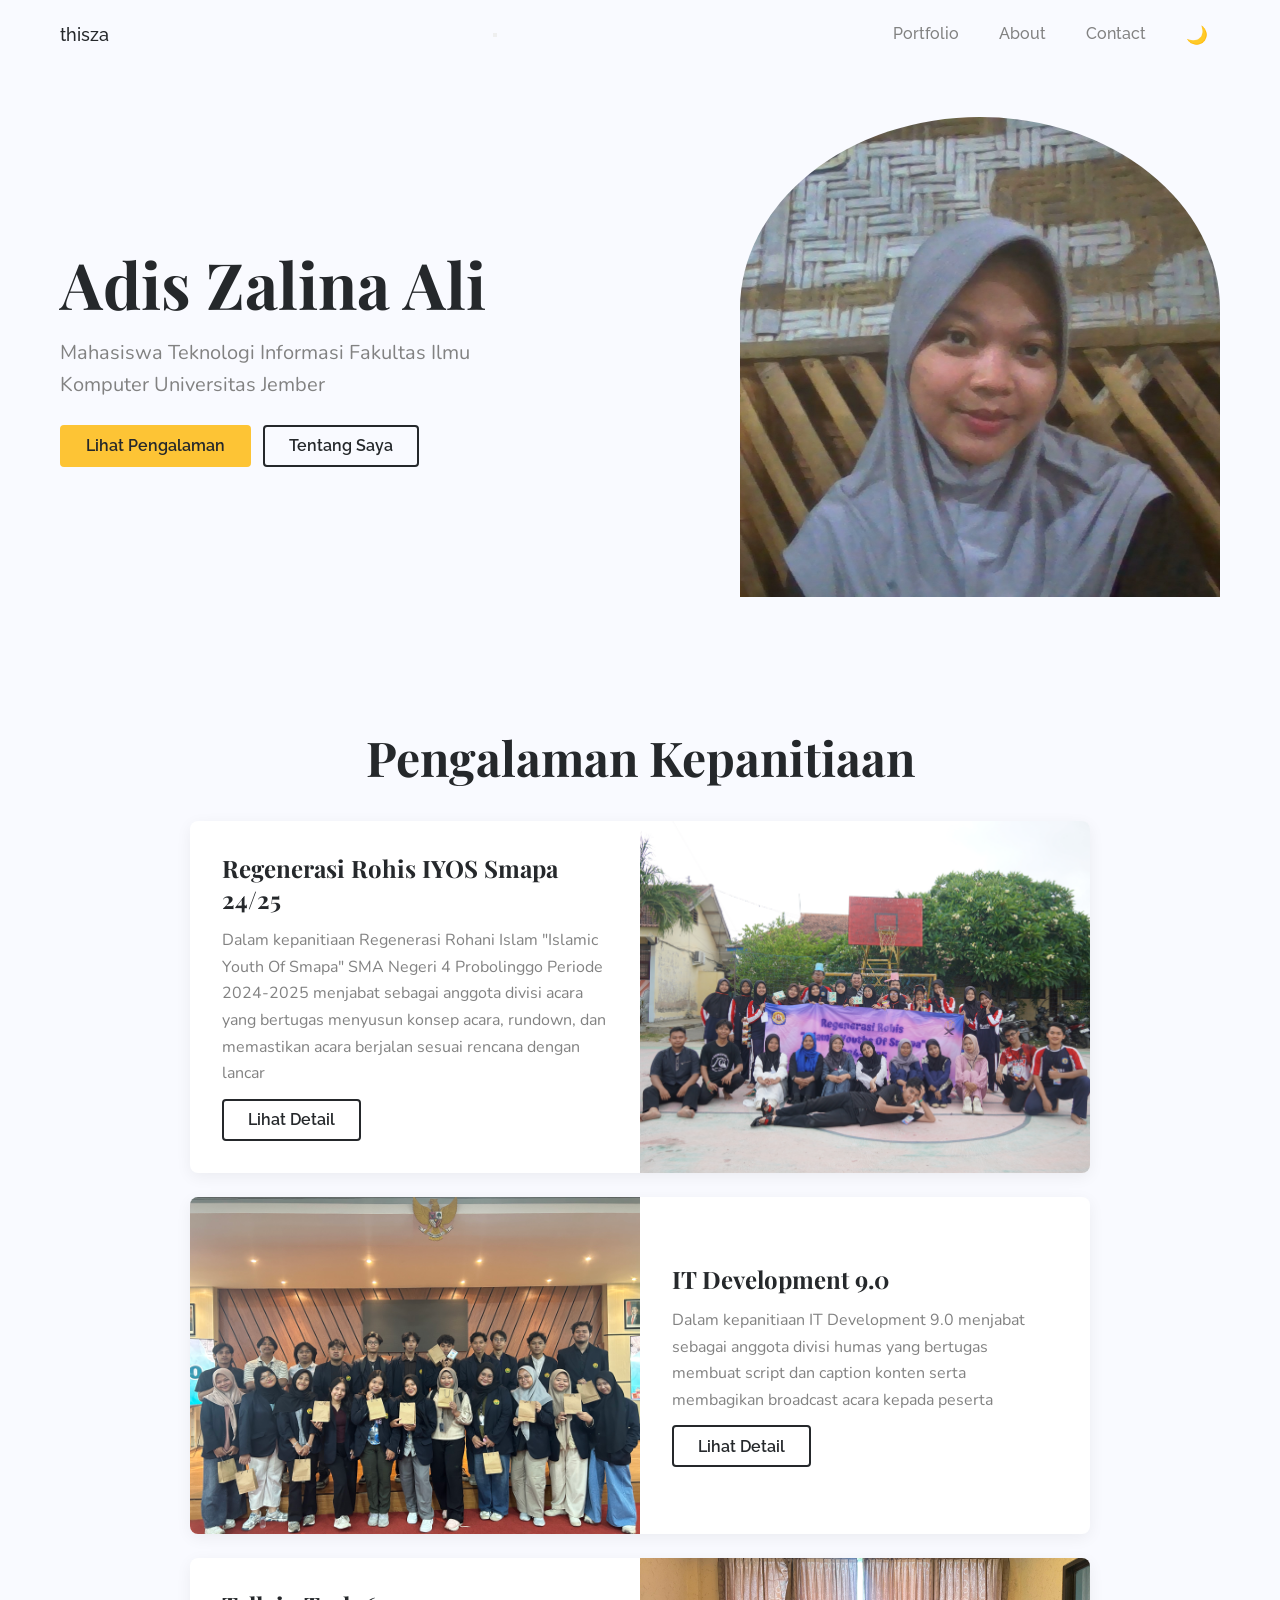
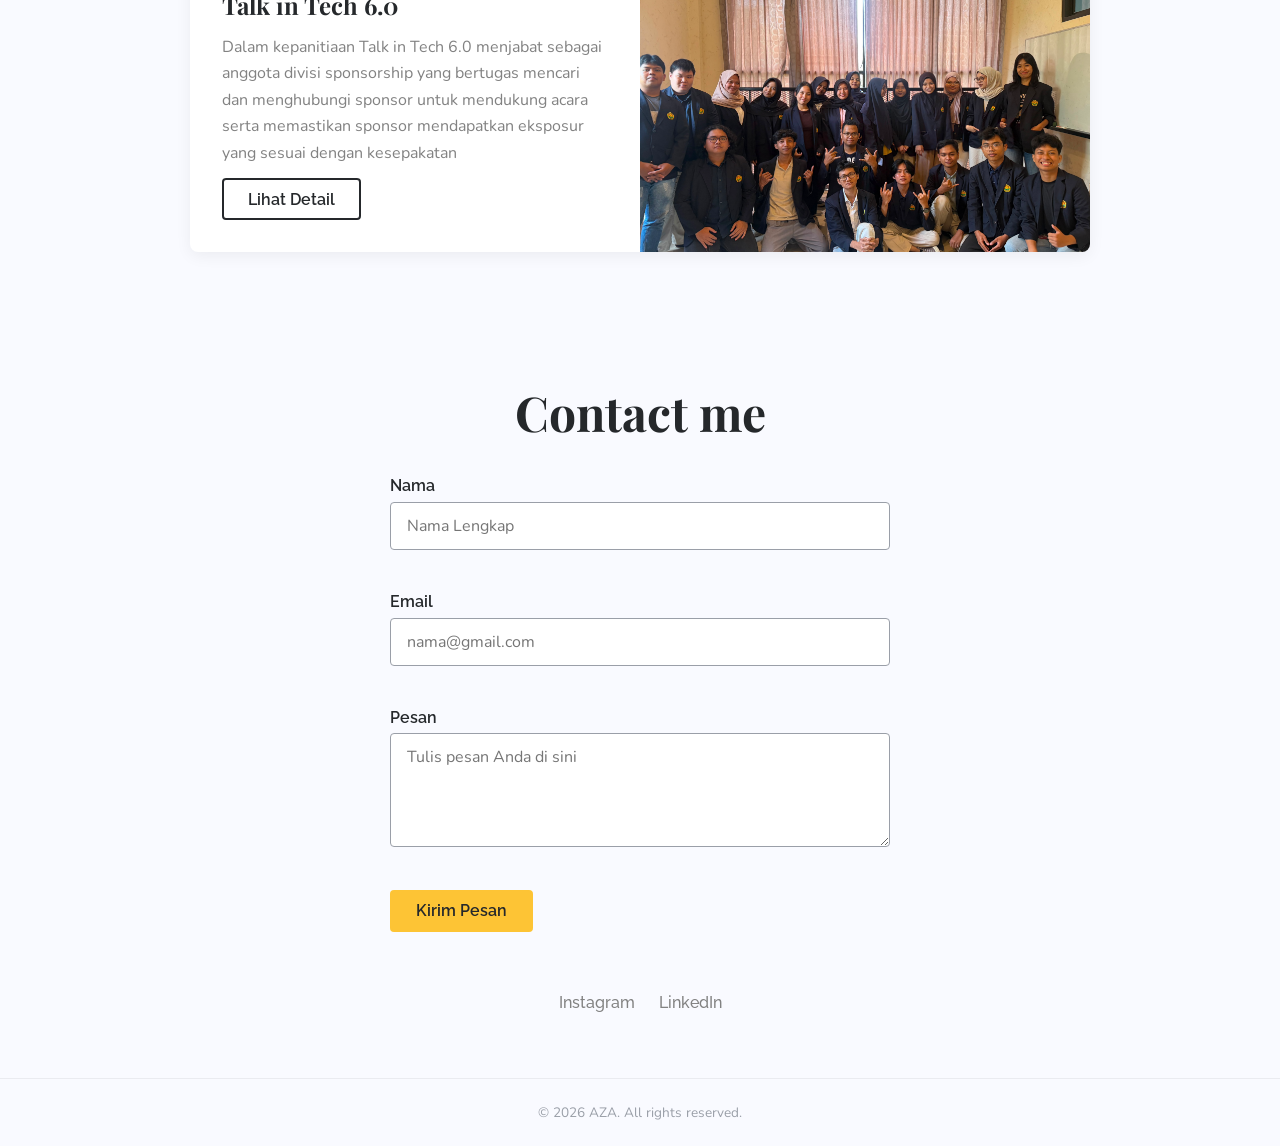
<file: index.html>
<!DOCTYPE html>
<html lang="id">
<head>
    <meta charset="UTF-8">
    <meta name="viewport" content="width=device-width, initial-scale=1.0">
    <title>Portfolio</title>

    <link rel="preconnect" href="https://fonts.googleapis.com">
    <link rel="preconnect" href="https://fonts.gstatic.com" crossorigin>
    <link href="https://fonts.googleapis.com/css2?family=Nunito:wght@400&family=Playfair+Display:wght@700&family=Raleway:wght@500&display=swap" rel="stylesheet">

    <link rel="stylesheet" href="css/style.css">
</head>

<body>
    <header class="navbar">
        <div class="navbar__container">
            <a href="index.html" class="navbar__logo">thisza</a>
            
            <button class="navToggle" id="navToggle" aria-label="Buka menu">
                <span></span>
                <span></span>
                <span></span>
            </button>

            <nav class="navbar__menu" id="navMenu">
                <ul class="navbar__list">
                    <li><a href="index.html" class="navbar__link navbar__link--active">Portfolio</a></li>
                    <li><a href="about.html" class="navbar__link">About</a></li>
                    <li><a href="#contact" class="navbar__link">Contact</a></li>
                    <li><button class="navbar__link theme-toggle" id="themeToggle" aria-label="Ganti tema">🌙</button></li>
                </ul>
            </nav>
        </div>
    </header>

    <main>
        <section class="hero" id="home">
            <div class="hero__container">
                <div class="hero__content">
                    <h1 class="hero__title">Adis Zalina Ali</h1>
                    <p class="hero__description">
                        Mahasiswa Teknologi Informasi Fakultas Ilmu Komputer Universitas Jember
                    </p>
                    <div class="hero__buttons">
                        <a href="#Pengalaman" class="btn btn--primary">Lihat Pengalaman</a>
                        <a href="about.html" class="btn btn--outline">Tentang Saya</a>
                    </div>
                </div>
                <div class="hero__image">
                    <img src="assets/images/Hero.jpg" alt="Foto Adis Zalina Ali">
                </div>
            </div>
        </section>

        <section class="experience" id="Pengalaman">
            <div class="container">
                <h2 class="section__title">Pengalaman Kepanitiaan</h2>

                <div class="experience__list">

                    <article class="card">
                        <div class="card__body">
                            <h3 class="card__title">Regenerasi Rohis IYOS Smapa 24/25</h3>
                            <p class="card__text">
                                Dalam kepanitiaan Regenerasi Rohani Islam "Islamic Youth Of Smapa" SMA Negeri 4 Probolinggo Periode 2024-2025 menjabat sebagai anggota divisi acara yang bertugas menyusun konsep acara, rundown, dan memastikan acara berjalan sesuai rencana dengan lancar
                            </p>
                            <a href="#" class="btn btn--outline">Lihat Detail</a>
                        </div>
                        <img class="card__image" src="assets/images/iyos.JPG" alt="Dokumentasi">
                    </article>

                    <article class="card">
                        <div class="card__body">
                            <h3 class="card__title">IT Development 9.0</h3>
                            <p class="card__text">
                                Dalam kepanitiaan IT Development 9.0 menjabat sebagai anggota divisi humas yang bertugas membuat script dan caption konten serta membagikan broadcast acara kepada peserta
                            </p>
                            <a href="#" class="btn btn--outline">Lihat Detail</a>
                        </div>
                        <img class="card__image" src="assets/images/itdev.jpg" alt="Dokumentasi">
                    </article>

                    <article class="card">
                        <div class="card__body">
                            <h3 class="card__title">Talk in Tech 6.0</h3>
                            <p class="card__text">
                                Dalam kepanitiaan Talk in Tech 6.0 menjabat sebagai anggota divisi sponsorship yang bertugas mencari dan menghubungi sponsor untuk mendukung acara serta memastikan sponsor mendapatkan eksposur yang sesuai dengan kesepakatan
                            </p>
                            <a href="#" class="btn btn--outline">Lihat Detail</a>
                        </div>
                        <img class="card__image" src="assets/images/tit.jpg" alt="Dokumentasi">
                    </article>

                </div>
            </div>
        </section>

        <section class="contact" id="contact">
            <div class="container">
                <h2 class="section__title">Contact me</h2>

                <form class="form" id="contactForm" novalidate>
                    <div class="form__group">
                        <label for="name" class="form__label">Nama</label>
                        <input type="text" id="name" name="name" class="form__input" placeholder="Nama Lengkap">
                        <small class="form__error" id="nameError"></small>
                    </div>

                    <div class="form__group">
                        <label for="email" class="form__label">Email</label>
                        <input type="email" id="email" name="email" class="form__input" placeholder="nama@gmail.com">
                        <small class="form__error" id="emailError"></small>
                    </div>

                    <div class="form__group">
                        <label for="message" class="form__label">Pesan</label>
                        <textarea id="message" name="message" class="form__input form__textarea" rows="4" placeholder="Tulis pesan Anda di sini"></textarea>
                        <small class="form__error" id="messageError"></small>
                    </div>

                    <button type="submit" class="btn btn--primary">Kirim Pesan</button>
                    <p class="form__success" id="formSuccess"></p>
                </form>

                <ul class="social">
                    <li><a href="https://instagram.com/adiszlnn" class="social__link" target="_blank" rel="noopener">Instagram</a></li>
                    <li><a href="https://linkedin.com/in/adiszalinaali" class="social__link" target="_blank" rel="noopener">LinkedIn</a></li>
                </ul>
            </div>
        </section>
    </main>

    <footer class="footer">
        <p>&copy; 2026 AZA. All rights reserved.</p>
    </footer>

    <script src="js/script.js"></script>
</body>
</html>
</file>
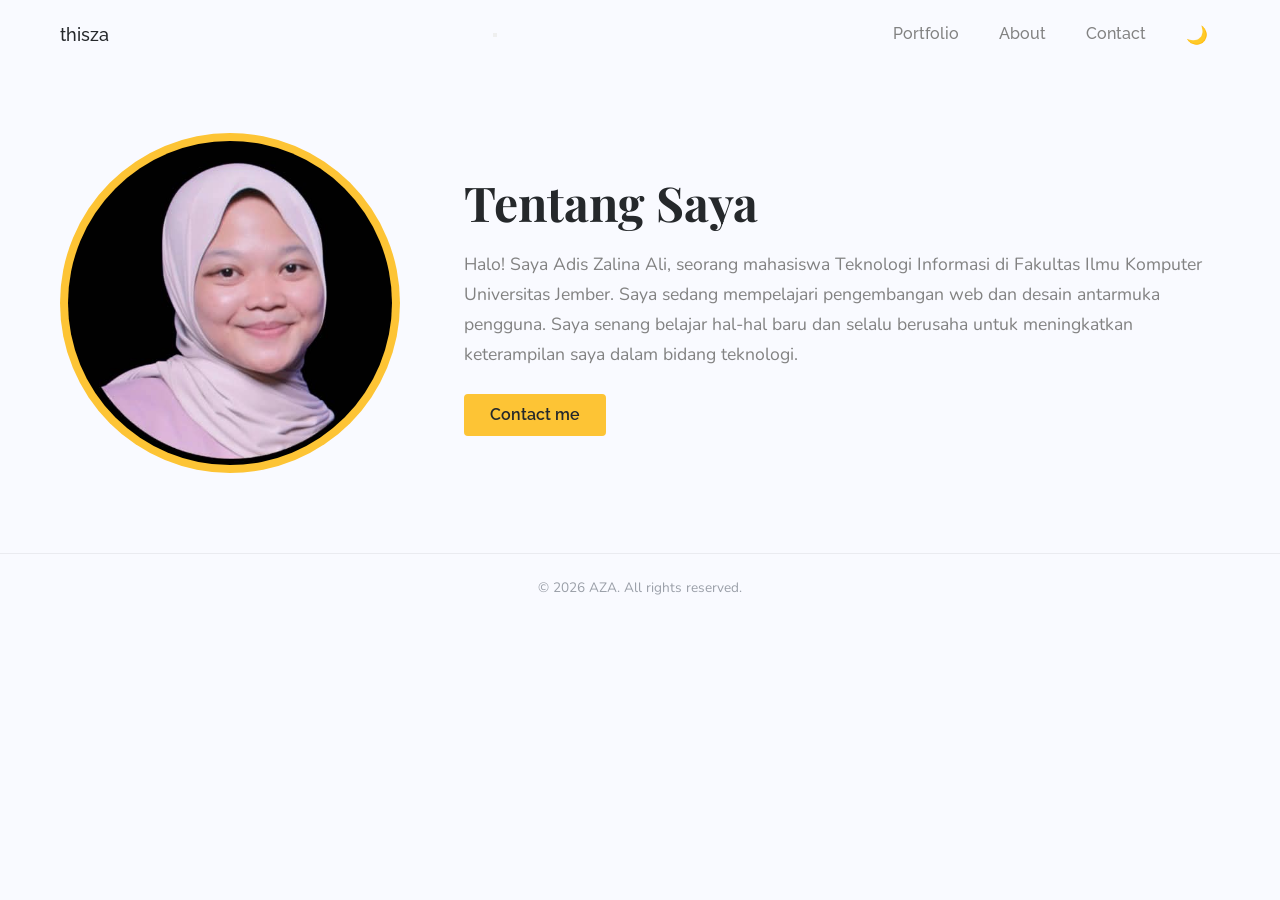
<file: about.html>
<!DOCTYPE html>
<html lang="id">
<head>
    <meta charset="UTF-8">
    <meta name="viewport" content="width=device-width, initial-scale=1.0">
    <title>Portfolio</title>

    <link rel="preconnect" href="https://fonts.googleapis.com">
    <link rel="preconnect" href="https://fonts.gstatic.com" crossorigin>
    <link href="https://fonts.googleapis.com/css2?family=Nunito:wght@400&family=Playfair+Display:wght@700&family=Raleway:wght@500&display=swap" rel="stylesheet">

    <link rel="stylesheet" href="css/style.css">
</head>

<body>
    <header class="navbar">
        <div class="navbar__container">
            <a href="index.html" class="navbar__logo">thisza</a>
            
            <button class="navToggle" id="navToggle" aria-label="Buka menu">
                <span></span>
                <span></span>
                <span></span>
            </button>

            <nav class="navbar__menu" id="navMenu">
                <ul class="navbar__list">
                    <li><a href="index.html" class="navbar__link">Portfolio</a></li>
                    <li><a href="about.html" class="navbar__link navbar__link--active">About</a></li>
                    <li><a href="index.html#contact" class="navbar__link">Contact</a></li>
                    <li><button class="navbar__link theme-toggle" id="themeToggle" aria-label="Ganti tema">🌙</button></li>
                </ul>
            </nav>
        </div>
    </header>
    <main>
        <section class="about" id="about">
            <div class="container about__container">
                <div class="about__image">
                    <img src="assets/images/About.jpg" alt="Foto Adis Zalina Ali">
                </div>

                <div class="about__content">
                    <h1 class="about__title">Tentang Saya</h1>
                    <p class="about__text">
                        Halo! Saya Adis Zalina Ali, seorang mahasiswa Teknologi Informasi di Fakultas Ilmu Komputer Universitas Jember.
                        Saya sedang mempelajari pengembangan web dan desain antarmuka pengguna.
                        Saya senang belajar hal-hal baru dan selalu berusaha untuk meningkatkan keterampilan saya dalam bidang teknologi.
                    </p>
                    <a href="index.html#contact" class="btn btn--primary">Contact me</a>
                </div>
            </div>
        </section>
    </main>
    <footer class="footer">
        <p>&copy; 2026 AZA. All rights reserved.</p>
    </footer>

    <script src="js/script.js"></script>
</body>
</html>
</file>
<file: css/style.css>
:root {
    --brand: #FDC435;
    --bg-light: #F9FAFF;
    --bg-white: #FFFFFF;
    --bg-dark: #25282B;
    --text-high: #25282B;
    --text-medium: #828282;
    --text-low: #9A9FA8;

    --font-title: 'Playfair Display', serif;
    --font-body: 'Nunito', sans-serif;
    --font-accent: 'Raleway', sans-serif;
}

* {
    margin: 0;
    padding: 0;
    box-sizing: border-box;
}

body {
    font-family: var(--font-body);
    color: var(--text-high);
    background-color: var(--bg-light);
}

img {
    max-width: 100%;
    height: auto;
}

.container,
.navbar__container,
.hero__container {
    width: 100%;
    max-width: 1200px;
    margin: 0 auto;
    padding: 0 1.25rem;
}

.btn {
    display: inline-block;
    padding: 0.6rem 1.5rem;
    font-family: var(--font-accent);
    font-size: 1rem;
    font-weight: 600;
    text-decoration: none;
    border: 2px solid var(--text-high);
    border-radius: 4px;
    cursor: pointer;
    transition: transform 0.2s, background-color 0.2s;
}

.btn:hover {
    transform: translateY(-2px);
}

.btn--primary {
    background-color: var(--brand);
    color: var(--text-high);
    border-color: var(--brand);
}

.btn--outline {
    background-color: transparent;
    color: var(--text-high);
}

.navbar {
    position: sticky;
    top: 0;
    z-index: 100;
    background-color: var(--bg-light);
}

.navbar__container {
    display: flex;
    justify-content: space-between;
    align-items: center;
    padding-top: 1rem;
    padding-bottom: 1rem;
    position: relative;
}

.navbar__logo {
    font-family: var(--font-accent);
    font-size: 1.1rem;
    font-weight: 500;
    color: var(--text-high);
    text-decoration: none;
}

.navbar__toggle {
    display: flex;
    flex-direction: column;
    gap: 5px;
    background: none;
    border: none;
    cursor: pointer;
    padding: 0.25rem;
}

.navbar__toggle span {
    display: block;
    width: 24px;
    height: 3px;
    background-color: var(--text-high);
    border-radius: 2px;
}

.navbar__menu {
    display: none;
    position: absolute;
    top: 100%;
    right: 0;
    left: 0;
    background-color: var(--bg-white);
    box-shadow: 0 8px 16px rgba(0, 0, 0, 0.08);
}

.navbar__menu.is-open {
    display: block;
}

.navbar__list {
    list-style: none;
    display: flex;
    flex-direction: column;
}

.navbar__link {
    display: block;
    padding: 1rem 1.25rem;
    font-family: var(--font-accent);
    font-weight: 500;
    text-decoration: none;
    color: var(--text-medium);
    transition: color 0.2s;
}

.navbar__link:hover,
.navbar__link:active {
    color: var(--text-high);
}

.hero {
    padding: 2rem 0 3rem;
}

.hero__container {
    display: flex;
    flex-direction: column-reverse;
    align-items: center;
    gap: 2rem;
    text-align: center;
}

.hero__greeting {
    font-family: var(--font-accent);
    font-weight: 500;
    color: var(--text-medium);
    margin-bottom: 0.5rem;
}

.hero__title {
    font-family: var(--font-title);
    font-size: clamp(2rem, 8vw, 4rem);
    font-weight: 700;
    line-height: 1.15;
    margin-bottom: 1rem;
}

.hero__description {
    font-size: 1.1rem;
    line-height: 1.6;
    color: var(--text-medium);
    margin-bottom: 1.5rem;
}

.hero__buttons {
    display: flex;
    gap: 0.75rem;
    flex-wrap: wrap;
    justify-content: center;
}

.hero__image {
    width: 100%;
    max-width: 320px;
}

.hero__image img {
    display: block;
    width: 100%;
    border-radius: 50% 50% 0 0 / 40% 40% 0 0;
    background-color: var(--brand);
}

.experience {
    padding: 3rem 0;
}

.section__title {
    font-family: var(--font-title);
    font-size: clamp(1.75rem, 6vw, 3rem);
    font-weight: 700;
    margin-bottom: 2rem;
    text-align: center;
}

.experience__list {
    display: flex;
    flex-direction: column;
    gap: 1.5rem;
    max-width: 900px;
    margin: 0 auto;
}

.card {
    display: flex;
    flex-direction: column-reverse;
    background-color: var(--bg-white);
    border-radius: 8px;
    overflow: hidden;
    box-shadow: 0 4px 16px rgba(0, 0, 0, 0.06);
    transition: transform 0.2s, box-shadow 0.2s;
}

.card:hover {
    transform: translateY(-4px);
    box-shadow: 0 8px 24px rgba(0, 0, 0, 0.1);
}

.card__body {
    padding: 1.5rem;
    display: flex;
    flex-direction: column;
    align-items: flex-start;
    justify-content: center;
    gap: 0.75rem;
}

.card__title {
    font-family: var(--font-title);
    font-size: 1.25rem;
    font-weight: 700;
    line-height: 1.3;
}

.card__text {
    font-size: 1rem;
    line-height: 1.66;
    color: var(--text-medium);
}

.card__image {
    display: block;
    width: 100%;
    height: 220px;
    object-fit: cover;
}

.contact {
    padding: 3rem 0;
}

.form {
    max-width: 500px;
    margin: 0 auto;
    display: flex;
    flex-direction: column;
    gap: 1.25rem;
}

.form__group {
    display: flex;
    flex-direction: column;
    gap: 0.4rem;
}

.form__label {
    font-weight: 600;
    font-family: var(--font-accent);
}

.form__input {
    width: 100%;
    padding: 0.75rem 1rem;
    font-family: var(--font-body);
    font-size: 1rem;
    color: var(--text-high);
    background-color: var(--bg-white);
    border: 1px solid var(--text-low);
    border-radius: 4px;
    transition: border-color 0.2s;
}

.form__input:focus {
    outline: none;
    border-color: var(--brand);
    box-shadow: 0 0 0 3px rgba(253, 196, 53, 0.3);
}

.form__input.is-invalid {
    border-color: #d93025;
}

.form__textarea {
    resize: vertical;
}

.form__error{
    min-height: 1rem;
    color: #d93025;
    font-size: 0.85rem;
}

.form__success {
    color: #188038;
    font-weight: 600;
    text-align: center;
}

.form .btn {
    align-self: flex-start;
}

.social {
    list-style: none;
    display: flex;
    justify-content: center;
    flex-wrap: wrap;
    gap: 1.5rem;
    margin-top: 2.5rem;
}

.social__link {
    font-family: var(--font-accent);
    font-weight: 500;
    color: var(--text-medium);
    text-decoration: none;
    transition: color 0.2s;
}

.social__link:hover {
    color: var(--text-high);
}

.footer {
    padding: 1.5rem 1.25rem;
    text-align: center;
    font-size: 0.85rem;
    color: var(--text-low);
    border-top: 1px solid rgba(0, 0, 0, 0.06);
}

/*Dark Mode*/
.theme-toggle {
    background: none;
    border: none;
    cursor: pointer;
    font-size: 1.1rem;
    text-align: left;
}

body.dark {
    --bg-light: #1b1d20;
    --bg-white: #25282b;
    --text-high: #f9faff;
    --text-medium: #b5b9c0;
    --text-low: #828282;
}

body.dark .navbar__menu {
    background-color: var(--bg-white);
}

.about {
    padding: 2rem 0 3rem;
}

.about__container {
    display: flex;
    flex-direction: column;
    align-items: center;
    gap: 2rem;
    text-align: center;
}

.about__image {
    width: 100%;
    max-width: 260px;
    border-radius: 50%;
    background-color: var(--brand);
    padding: 0.5rem;
}

.about__image img {
    display: block;
    width: 100%;
    border-radius: 50%;
    aspect-ratio: 1/1;
    object-fit: cover;
}

.about__title {
    font-family: var(--font-title);
    font-size: clamp(2rem, 6vw, 3rem);
    font-weight: 700;
    margin-bottom: 1rem;
}

.about__text {
    font-size: 1.1rem;
    line-height: 1.7;
    color: var(--text-medium);
    margin-bottom: 1.5rem;
}

/*Tablet (>= 768px)*/
@media (min-width: 768px) {
    .navbar__toggle {
        display: none;
    }

    .navbar__menu {
        display: block;
        position: static;
        background: none;
        box-shadow: none;
    }

    .navbar__list {
        flex-direction: row;
        gap: 1rem;
    }

    .navbar__link {
        padding: 0.5rem 0.75rem;
    }

    .hero {
        padding: 3rem 0 4rem;
    }

    .hero__container {
        flex-direction: row;
        justify-content: space-between;
        text-align: left;
        gap: 3rem;
    }

    .hero__content {
        flex: 1;
    }

    .hero__buttons {
        justify-content: flex-start;
    }

    .hero__image {
        flex: 1;
        max-width: 420px;
    }

    .experience {
        padding: 4rem 0;
    }

    .card {
        flex-direction: row;
        min-height: 240px;
    }

    .card__body {
        flex: 1;
        padding: 2rem;
    }

    .card__title {
        font-size: 1.5rem;
    }

    .card__image {
        flex: 1;
        width: 50%;
        height: auto;
    }

    .card:nth-child(even) {
        flex-direction: row-reverse;
    }

    .contact {
        padding: 4rem 0;
    }

    .about {
        padding: 4rem 0 5rem;
    }

    .about__container {
        flex-direction: row;
        text-align: left;
        gap: 4rem;
    }

    .about__image {
        flex-shrink: 0;
        max-width: 340px;
    }

    .about__content {
        flex: 1;
    }
}

/*Desktop (>= 1024px)*/
@media (min-width: 1024px) {
    .hero__description {
        font-size: 1.25rem;
        max-width: 480px;
    }

    .hero__image {
        max-width: 480px;
    }
}
</file>
